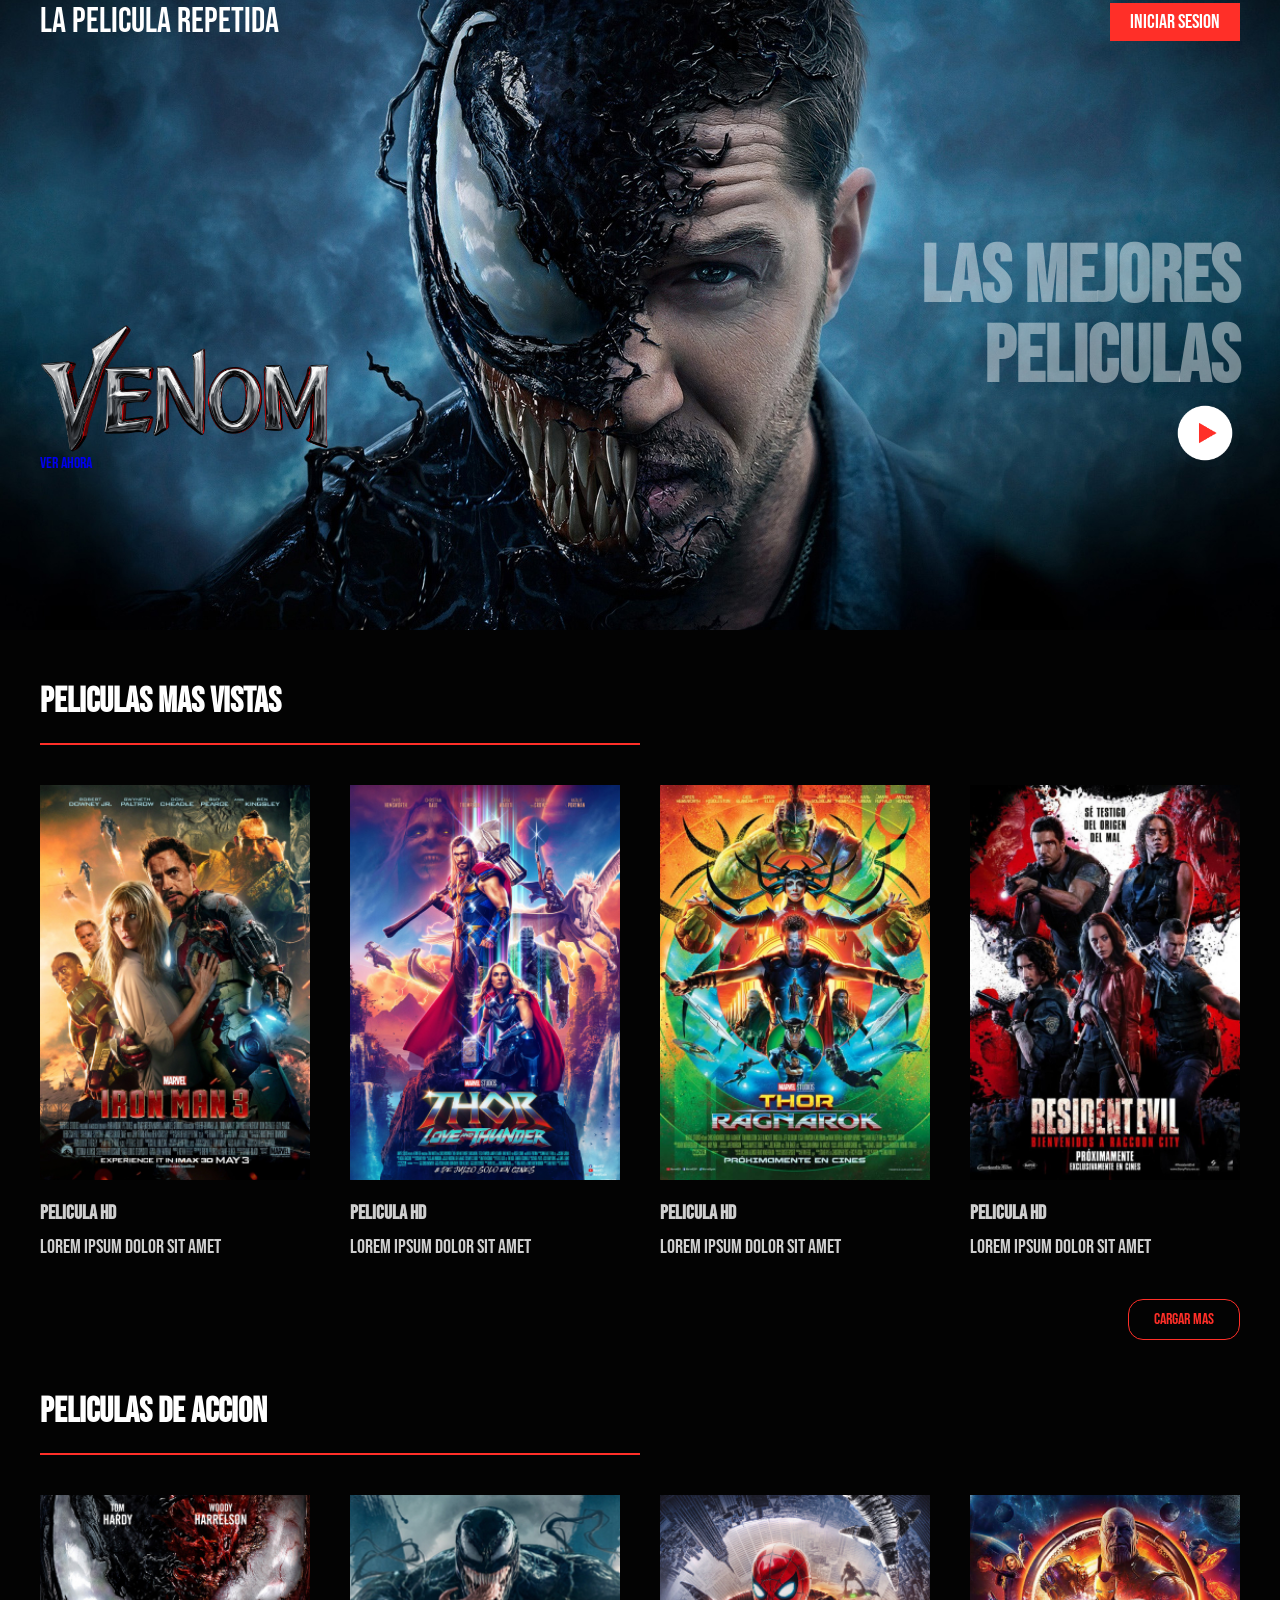
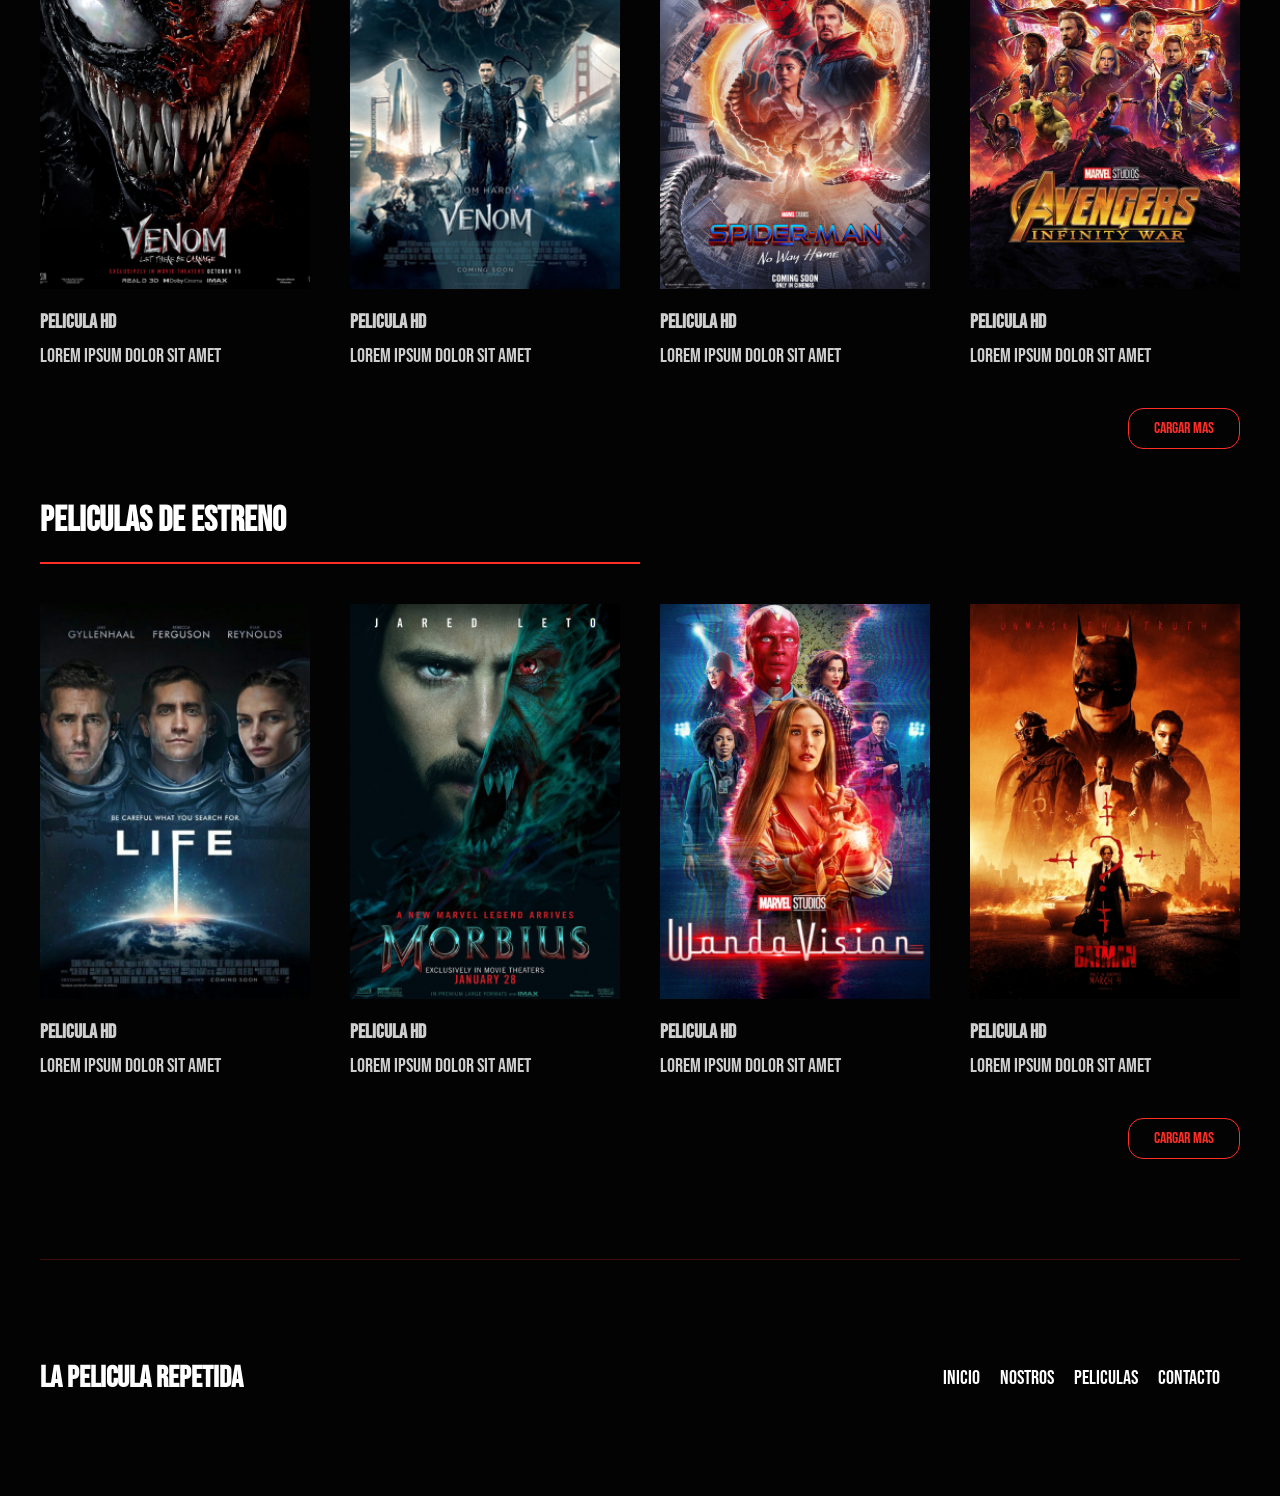
<file: index.html>
<!DOCTYPE html>
<html lang="en">
<head>
    <meta charset="UTF-8">
    <meta name="viewport" content="width=device-width, initial-scale=1.0">
    <title>La Pelicula Repetida</title>
    <link rel="stylesheet" href="css/styles.css">
</head>
<body>

    <header class="header">
        <div class="menu container">
            <a href="#" class="logo">La Pelicula Repetida</a>
            <input type="checkbox" id="menu" />
            <label for="menu">
                <img src="img/menu.png" class="menu-icono" alt="menu">
            </label>

            <a href="login.php" class="btn-1">Iniciar Sesion</a>
        </div>

        <div class="header-content container">

            <div class="header-1">
                <img src="img/venom.png">
                <a href="#" class="btn-2">Ver Ahora</a>
            </div>

            <div class="header-2">

                <h1>Las mejores <br> peliculas</h1>
                <img src="img/play.png" alt="play">

            </div>

        </div>
    </header>

    <section class="movies container">

        <h2>Peliculas mas vistas</h2>

        <hr>

        <div class="box-container-1">

            <div class="box-1">
                <a href="php/users/compra_usu.php?imagen=img/1.jpg" class="text-decoration-none text-white">
                    <div class="content">
                        <img src="img/1.jpg" alt="pelicula">
                        <h3>Pelicula HD</h3>
                        <p>lorem ipsum dolor sit amet</p>
                    </div>
                </a>
            </div>

            <div class="box-1">
                <a href="php/users/compra_usu.php?imagen=img/2.jpg" class="text-decoration-none text-white">
                    <div class="content">
                        <img src="img/2.jpg" alt="pelicula">
                        <h3>Pelicula HD</h3>
                        <p>lorem ipsum dolor sit amet</p>
                    </div>
                </a>
            </div>

            <div class="box-1">
                <a href="php/users/compra_usu.php?imagen=img/3.jpg" class="text-decoration-none text-white">
                    <div class="content">
                        <img src="img/3.jpg" alt="pelicula">
                        <h3>Pelicula HD</h3>
                        <p>lorem ipsum dolor sit amet</p>
                    </div>
                </a>
            </div>

            <div class="box-1">
                <a href="php/users/compra_usu.php?imagen=img/4.jpg" class="text-decoration-none text-white">
                    <div class="content">
                        <img src="img/4.jpg" alt="pelicula">
                        <h3>Pelicula HD</h3>
                        <p>lorem ipsum dolor sit amet</p>
                    </div>
                </a>
            </div>

                <div class="box-1">
                    <a href="php/users/compra_usu.php?imagen=img/5.jpg" >
                    <div class="content">
                        <img src="img/5.jpg" alt="pelicula">
                        <h3>Pelicula HD</h3>
                        <p>lorem ipsum dolor sit amet</p>
                    </div>
                </a>
            </div>

            <div class="box-1">
                <a href="php/users/compra_usu.php?imagen=img/6.jpg" >
                <div class="content">
                    <img src="img/6.jpg" alt="pelicula">
                    <h3>Pelicula HD</h3>
                    <p>lorem ipsum dolor sit amet</p>
                </div>
                </a>
            </div>

            <div class="box-1">
                <a href="php/users/compra_usu.php?imagen=img/7.jpg"> 
                <div class="content">
                    <img src="img/7.jpg" alt="pelicula">
                    <h3>Pelicula HD</h3>
                    <p>lorem ipsum dolor sit amet</p>
                </div>
                </a>
            </div>

            <div class="box-1">
                <a href="php/users/compra_usu.php?imagen=img/8.jpg">
                <div class="content">
                    <img src="img/8.jpg" alt="pelicula">
                    <h3>Pelicula HD</h3>
                    <p>lorem ipsum dolor sit amet</p>
                </div>
                </a>
            </div>

        </div>

        <div class="load-more" id="load-more-1">Cargar mas</div>

    </section>

    <section class="movies container">

        <h2>Peliculas de accion</h2>

        <hr>

        <div class="box-container-2">

            <div class="box-2">
                <a href="php/users/compra_usu.php?imagen=img/9.jpg" class="text-decoration-none text-white">
                    <div class="content">
                        <img src="img/9.jpg" alt="pelicula">
                        <h3>Pelicula HD</h3>
                        <p>lorem ipsum dolor sit amet</p>
                    </div>
                </a>
            </div>

            <div class="box-2">
                <a href="php/users/compra_usu.php?imagen=img/10.jpg" class="text-decoration-none text-white">
                    <div class="content">
                        <img src="img/10.jpg" alt="pelicula">
                        <h3>Pelicula HD</h3>
                        <p>lorem ipsum dolor sit amet</p>
                    </div>
                </a>
            </div>

            <div class="box-2">
                <a href="php/users/compra_usu.php?imagen=img/11.jpg">
                <div class="content">
                    <img src="img/11.jpg" alt="pelicula">
                    <h3>Pelicula HD</h3>
                    <p>lorem ipsum dolor sit amet</p>
                </div>
                </a>
            </div>

            <div class="box-2">
                <a href="php/users/compra_usu.php?imagen=img/12.jpg">
                <div class="content">
                    <img src="img/12.jpg" alt="pelicula">
                    <h3>Pelicula HD</h3>
                    <p>lorem ipsum dolor sit amet</p>
                </div>
                </a>
            </div>

            <div class="box-2">
                <a href="php/users/compra_usu.php?imagen=img/13.jpg">
                <div class="content">
                    <img src="img/13.jpg" alt="pelicula">
                    <h3>Pelicula HD</h3>
                    <p>lorem ipsum dolor sit amet</p>
                </div>
                </a>
            </div>

            <div class="box-2">
                <a href="php/users/compra_usu.php?imagen=img/14.jpg">
                <div class="content">
                    <img src="img/14.jpg" alt="pelicula">
                    <h3>Pelicula HD</h3>
                    <p>lorem ipsum dolor sit amet</p>
                </div>
                </a>
            </div>

            <div class="box-2">
                <a href="php/users/compra_usu.php?imagen=img/15.jpg">
                <div class="content">
                    <img src="img/15.jpg" alt="pelicula">
                    <h3>Pelicula HD</h3>
                    <p>lorem ipsum dolor sit amet</p>
                </div>
                </a>
            </div>

            <div class="box-2">
                <a href="php/users/compra_usu.php?imagen=img/16.jpg">
                <div class="content">
                    <img src="img/16.jpg" alt="pelicula">
                    <h3>Pelicula HD</h3>
                    <p>lorem ipsum dolor sit amet</p>
                </div>
                </a>
            </div>

        </div>

        <div class="load-more" id="load-more-2">Cargar mas</div>

    </section>

    <section class="movies container">

        <h2>Peliculas de estreno</h2>

        <hr>

        <div class="box-container-3">

            <div class="box-3">
                <a href="php/users/compra_usu.php?imagen=img/17.jpg" class="text-decoration-none text-white">
                    <div class="content">
                        <img src="img/17.jpg" alt="pelicula">
                        <h3>Pelicula HD</h3>
                        <p>lorem ipsum dolor sit amet</p>
                    </div>
                </a>
            </div>

            <div class="box-3">
                <a href="php/users/compra_usu.php?imagen=img/18.jpg">
                <div class="content">
                    <img src="img/18.jpg" alt="pelicula">
                    <h3>Pelicula HD</h3>
                    <p>lorem ipsum dolor sit amet</p>
                </div>
                </a>
            </div>

            <div class="box-3">
                <a href="php/users/compra_usu.php?imagen=img/19.jpg">
                <div class="content">
                    <img src="img/19.jpg" alt="pelicula">
                    <h3>Pelicula HD</h3>
                    <p>lorem ipsum dolor sit amet</p>
                </div>
                </a>
            </div>

            <div class="box-3">
                <a href="php/users/compra_usu.php?imagen=img/20.jpg">
                <div class="content">
                    <img src="img/20.jpg" alt="pelicula">
                    <h3>Pelicula HD</h3>
                    <p>lorem ipsum dolor sit amet</p>
                </div>
                </a>
            </div>

            <div class="box-3">
                <a href="php/users/compra_usu.php?imagen=img/21.jpg">
                <div class="content">
                    <img src="img/21.jpg" alt="pelicula">
                    <h3>Pelicula HD</h3>
                    <p>lorem ipsum dolor sit amet</p>
                </div>
                </a>
            </div>

            <div class="box-3">
                <a href="php/users/compra_usu.php?imagen=img/22.jpg">
                <div class="content">
                    <img src="img/22.jpg" alt="pelicula">
                    <h3>Pelicula HD</h3>
                    <p>lorem ipsum dolor sit amet</p>
                </div>
                </a>
            </div>

            <div class="box-3">
                <a href="php/users/compra_usu.php?imagen=img/23.jpg">
                <div class="content">
                    <img src="img/23.jpg" alt="pelicula">
                    <h3>Pelicula HD</h3>
                    <p>lorem ipsum dolor sit amet</p>
                </div>
                </a>
            </div>

            <div class="box-3">
                <a href="php/users/compra_usu.php?imagen=img/24.jpg">
                <div class="content">
                    <img src="img/24.jpg" alt="pelicula">
                    <h3>Pelicula HD</h3>
                    <p>lorem ipsum dolor sit amet</p>
                </div>
                </a>
            </div>

        </div>

        <div class="load-more" id="load-more-3">Cargar mas</div>

    </section>

    <footer class="footer container">

        <h3>La Pelicula Repetida</h3>

        <ul>
            <li><a href="#">Inicio</a></li>
            <li><a href="#">Nostros</a></li>
            <li><a href="#">Peliculas</a></li>
            <li><a href="#">Contacto</a></li>
        </ul>

    </footer>

    <script src="script.js"></script>
</body>
</html>
</file>
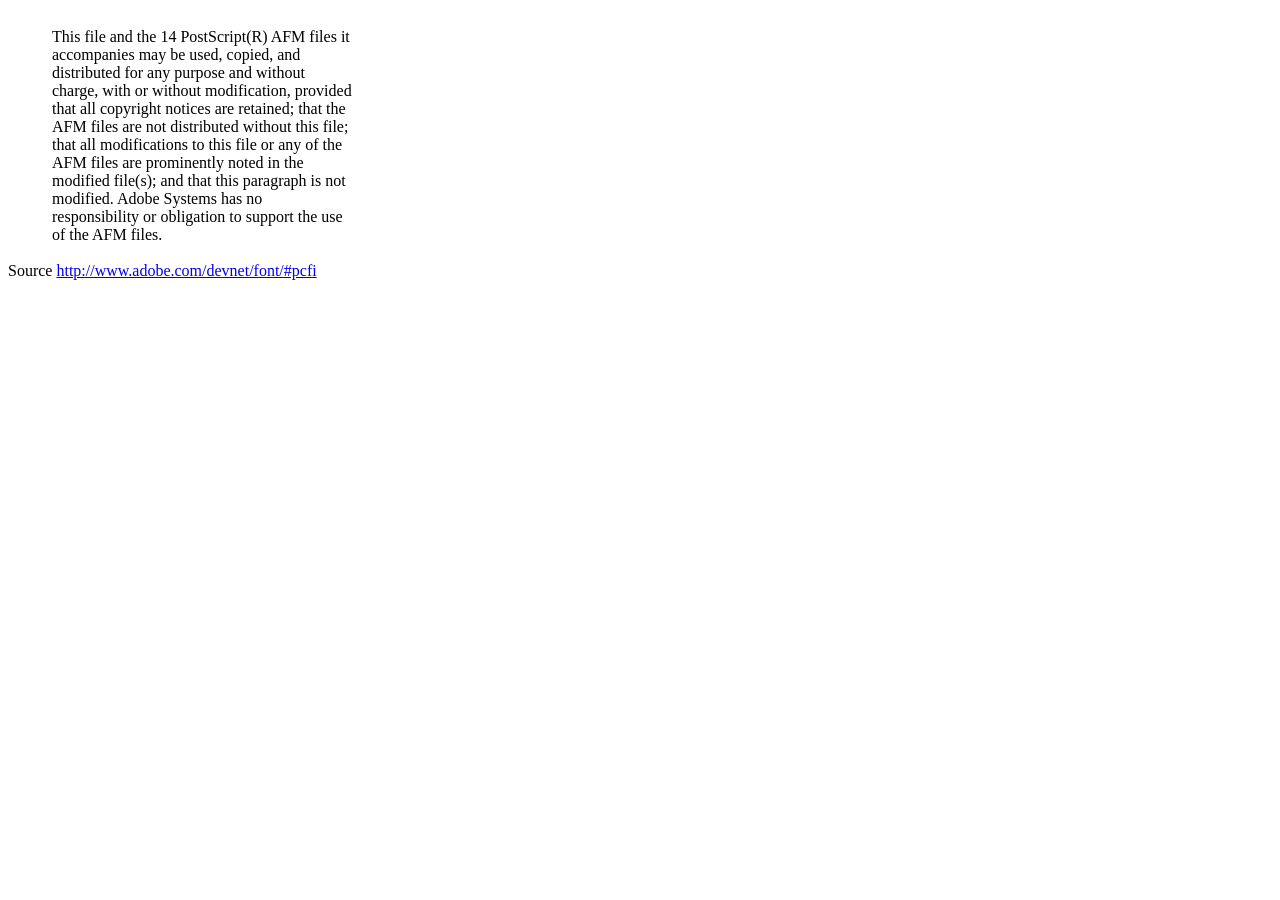
<file: dompdf/vendor/dompdf/dompdf/lib/fonts/mustRead.html>
<html>
	<head>
		<meta http-equiv="content-type" content="text/html;charset=iso-8859-1">
		<meta name="generator" content="Adobe GoLive 4">
		<title>Core 14 AFM Files - ReadMe</title>
	</head>
	<body bgcolor="white">
		<font color="white">or</font>
		<table border="0" cellpadding="0" cellspacing="2">
			<tr>
				<td width="40"></td>
				<td width="300">This file and the 14 PostScript(R) AFM files it accompanies may be used, copied, and distributed for any purpose and without charge, with or without modification, provided that all copyright notices are retained; that the AFM files are not distributed without this file; that all modifications to this file or any of the AFM files are prominently noted in the modified file(s); and that this paragraph is not modified. Adobe Systems has no responsibility or obligation to support the use of the AFM files. <font color="white">Col</font></td>
			</tr>
		</table>
		<p>Source <a href="http://www.adobe.com/devnet/font/#pcfi">http://www.adobe.com/devnet/font/#pcfi</a></p>
</body>
</html>
</file>
<file: css/styles.css>
@import url('https://fonts.googleapis.com/css2?family=Bebas+Neue&display=swap');

.table_scroll {
    height: 400px;
    overflow-y: auto;
}

*{
    margin: 0;
    padding: 0;
    box-sizing: border-box;
    text-decoration:none;
    list-style:none;
}

body{
    background-color:#030303;
    font-family: "Bebas Neue", sans-serif;
    color:#ffffff;
}

.container{
    max-width: 1200px;
    margin: 0 auto;
}

.header{
    background-image: url('../img/bg.jpg');
    background-position: center center;
    background-repeat: no-repeat;
    background-size: cover;
    min-height: 70vh;
    display:flex;
    align-items:center;
}

.menu{
    position: absolute;
    top: 0;
    left: 0;
    right: 0;
    display: flex;
    align-items: center;
    justify-content: space-between;
}

.logo{
    font-size: 35px;
    color: #ffffff;
}

.menu .navbar ul li{
    position: relative;
    float: left;
}

.menu .navbar ul li a {
    font-size: 22px;
    padding: 20px;
    color: #ffffff;
    display: block;
}

.menu .navbar ul li a:hover {
    color: #FF2F28;
}

#menu{
    display: none;
}

.menu-icono{
    width: 25px;
}

.menu label{
    cursor: pointer;
    display: none;
}

.header-content{
    display: flex;
    width: 100%;
}

.header-1{
    display:flex;
    flex-direction: column;
    width: 50%;
    align-self: flex-end;
}

.header-1 img{
    width: 300px;
}

.header-2{
    width: 50%;
    margin-top: 80px;
    text-align: end;
}

.header-2 h1{
    color:#ffffff72;
    font-size: 80px;
    line-height: 80px;
}

.header-2 img{
    width: 70px;
}

.btn-1{
    display: inline-block;
    padding: 7px 20px;
    background-color:#FF2F28;
    color:#ffffff;
    font-size: 20px;
}

.bt-2{
    width: 110px;
    display: inline-block;
    padding: 7px 20px;
    background-color:#FF2F28;
    font-size:20px;
    margin-top: 30px;
    color:#ffffff;
}

.movies{
    padding: 50px 0 0 0;
    display: flex; 
    flex-direction: column;
}

h2{
    font-size: 35px;
    margin-bottom: 20px;
}

hr{
    border: 1px solid #FF2F28;
    width: 50%;
    margin-bottom: 40px;
}

.box-container-1 ,
.box-container-2 ,
.box-container-3 {
    display: grid;
    grid-template-columns: repeat(auto-fit, minmax(250px, 1fr));
    gap: 40px;
}

.box-1 ,
.box-2 ,
.box-3{
    border-radius: 5px;
    z-index: 1000;
    display: none;
    transition: transform 0.3s ease, box-shadow 0.3s ease, border 0.3s ease;
}

.box-1:hover,
.box-2:hover,
.box-3:hover{
    transform: translateY(-5px);
    border: 2px solid #FF2F28;
    box-shadow: 0 0 15px rgba(255, 47, 40, 0.6);
}

.box-1:nth-child(1),
.box-1:nth-child(2),
.box-1:nth-child(3),
.box-1:nth-child(4){
    display: inline-block;
}

.box-2:nth-child(1),
.box-2:nth-child(2),
.box-2:nth-child(3),
.box-2:nth-child(4){
    display: inline-block;
}

.box-3:nth-child(1),
.box-3:nth-child(2),
.box-3:nth-child(3),
.box-3:nth-child(4){
    display: inline-block;
}

.load-more{
    margin-top: 40px;
    display: inline-block;
    padding: 10px 25px;
    border-radius: 15px;
    border: 1px solid #FF2F28;
    color: #FF2F28;
    font-size: 16px;
    cursor: pointer;
    align-self: flex-end;
}

.load-more:hover{
    background-color: #FF2F28;
    color: #ffffff;
}

.content img{
    width: 100%;
    margin-bottom: 15px;
}

.content h3{
    font-size: 20px;
    margin-bottom: 10px;
}

.content{
    color: #CFCFCF;
    font-size: 20px;
}

.footer{
    display: flex;
    justify-content: space-between;
    align-items: center;
    padding: 100px 0;
    margin-top: 100px;
    border-top: 1px solid #FF2F283D;
}

.footer ul{
    display: flex;
}

.footer h3{
    font-size: 30px;
}

.footer a{
    color: #ffffff;
    font-size: 20px;
    margin-right: 20px;
    display: block;
}

.footer a:hover{
    color: #FF2F28;
}

@media (max-width:991px){

    .menu{
        padding: 20px;
    }

    .menu label{
        display: initial;
    }

    .menu .navbar{
        position: absolute;
        top: 100%;
        left: 0;
        right: 0;
        background-color: #030303;
        display:none;
    }

    .btn-1{
        display: none ;
    }

}

.form-control{
    background-color: #CFCFCF;
}
</file>
